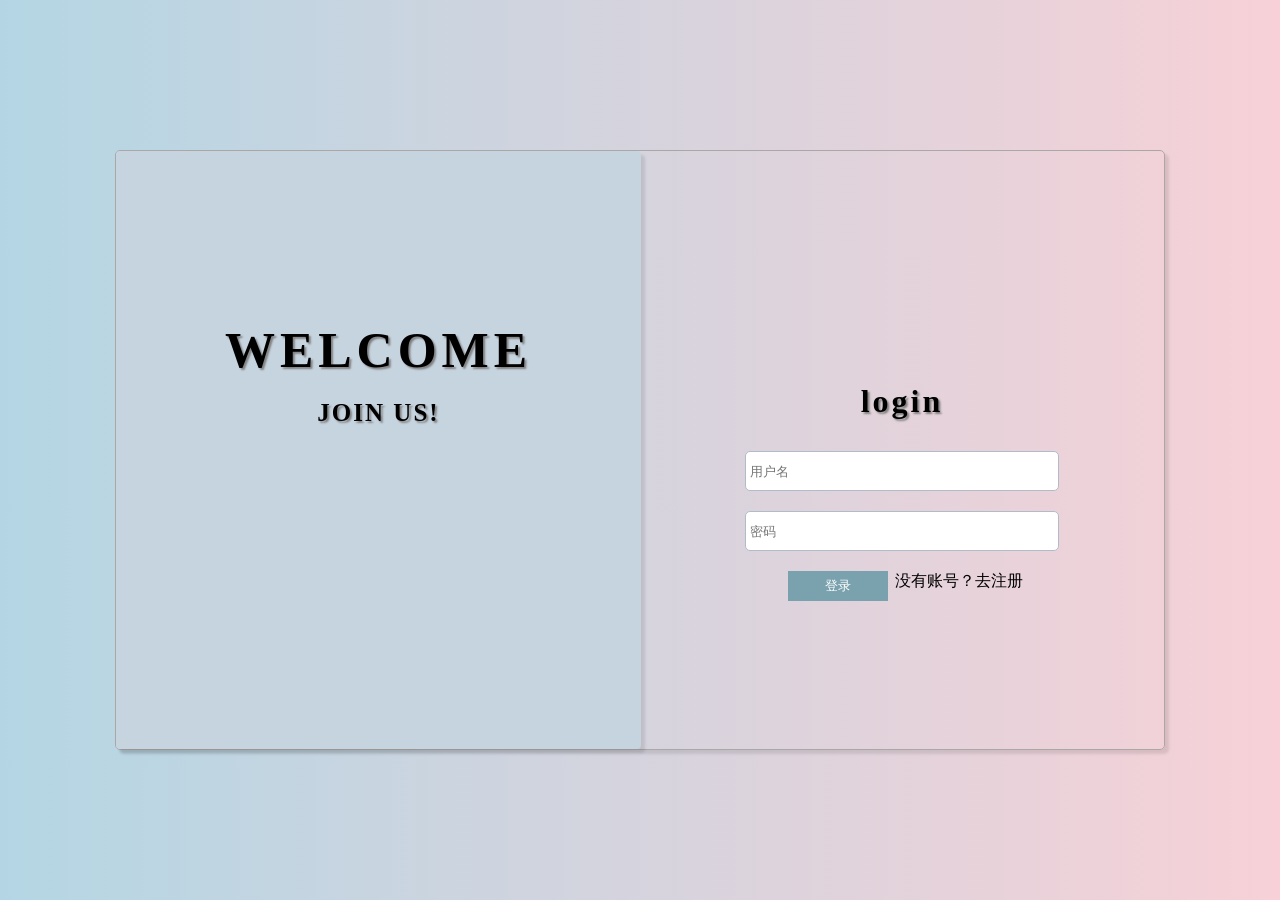
<file: 登陆注册/index.html>
<!DOCTYPE html>
<html lang="en">
<head>
  <meta charset="UTF-8">
  <meta name="viewport" content="width=device-width, initial-scale=1.0">
  <title>Document</title>
  <link rel="stylesheet" href="./css/index.css">
  <script src="https://code.jquery.com/jquery-3.6.0.min.js"></script>
</head>
<body>
  <div class="container">
    <div class="pre-box">
      <h1>WELCOME</h1>
      <p>JOIN US!</p>
      
    </div>
    <div class="zhuce">
      <div class="title-box">
        <h1>register</h1>
       </div>
       <div class="input-box">
        <input type="text" placeholder="用户名">
        <input type="text" placeholder="密码">
        <input type="text" placeholder="确认密码">
       </div>
      <div class="btn-box">
        <button>登录</button>
        <!-- onclick="mySwitch()" 是一段 HTML 中的事件处理代码，它用于为 HTML 元素添加点击事件。当该元素被点击时，会调用名为 mySwitch 的 JavaScript 函数。 -->
        <p onclick="mySwitch()">已有账号？去登录</p>
      </div>
    </div>
    <div class="denglu">
     <div class="title-box">
      <h1>login</h1>
     </div>
     <div class="input-box">
      <input type="text" placeholder="用户名">
      <input type="text" placeholder="密码">
     </div>
    <div class="btn-box">
      <button>登录</button>
      <p onclick="mySwitch()">没有账号？去注册</p>
    </div>
    </div>
  </div>
  <script>
    /*1
    let flag=true
    const mySwitch=()=>{
      if(flag){
        $(".pre-box").css("transform","translateX(100%)")
        $(".pre-box").css("background-color","#e7d2da")
       
        
      }
      else{
        $(".pre-box").css("transform","translateX(0%)")
        $(".pre-box").css("background-color","#c9d4df")
      }
      flag=!flag
    }*/

    let flag = true;
        const mySwitch = () => {
            const preBox = document.querySelector('.pre-box');
            if (flag) {
                preBox.style.transform = 'translateX(100%)';
                preBox.style.backgroundColor = '#dcd2dc';
            } else {
                preBox.style.transform = 'translateX(0%)';
                preBox.style.backgroundColor = '#c9d4df';
            }
            flag = !flag;
        };
        //3
        /*
        const preBox = document.querySelector('.pre-box');
        console.log(preBox);
        
        const bbp=document.querySelectorAll('.btn-box p')
        bbp[0].addEventListener('click',function(){
          preBox.style.transform='translateX(100%)'
          preBox.style.backgroundColor = '#dcd2dc';
        })
        bbp[1].addEventListener('click',function(){
          preBox.style.transform='translateX(0%)'
          preBox.style.backgroundColor = '#c9d4df';
        })*/
  </script>
</body>
</html>
</file>
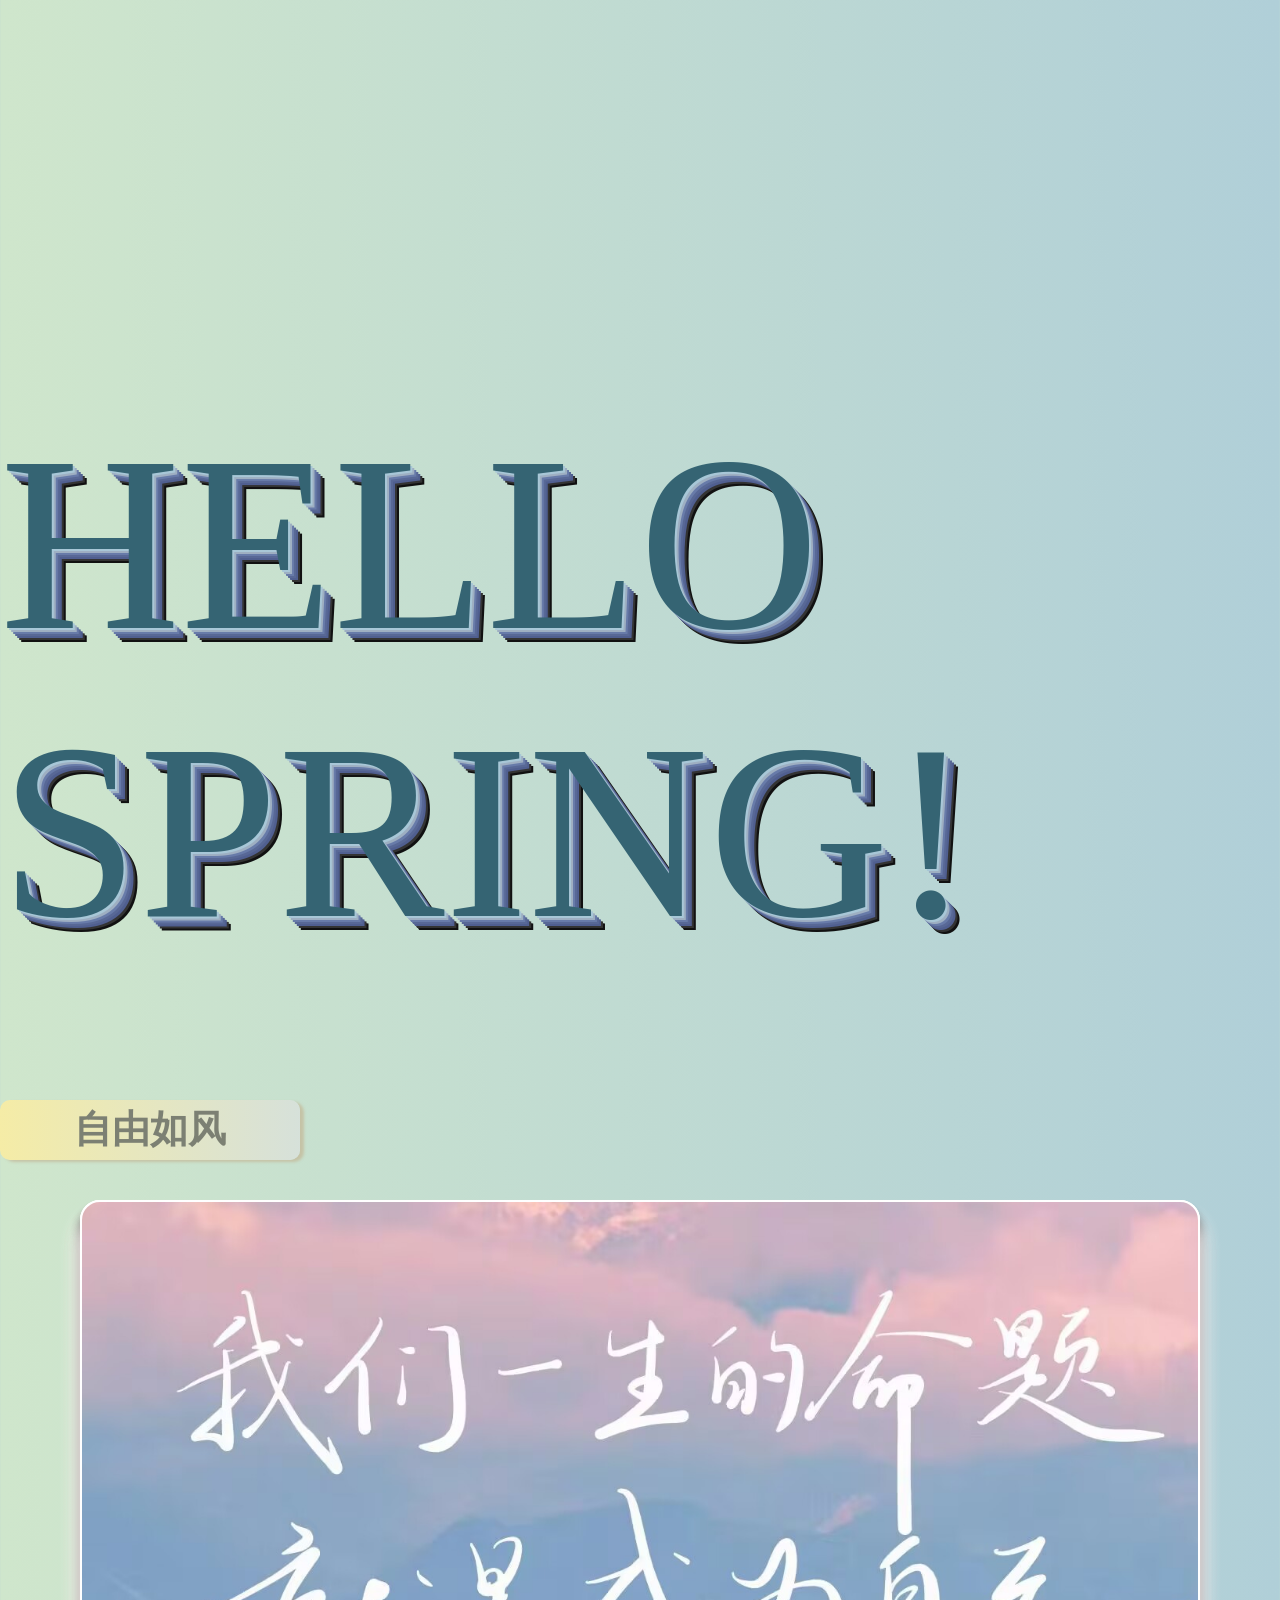
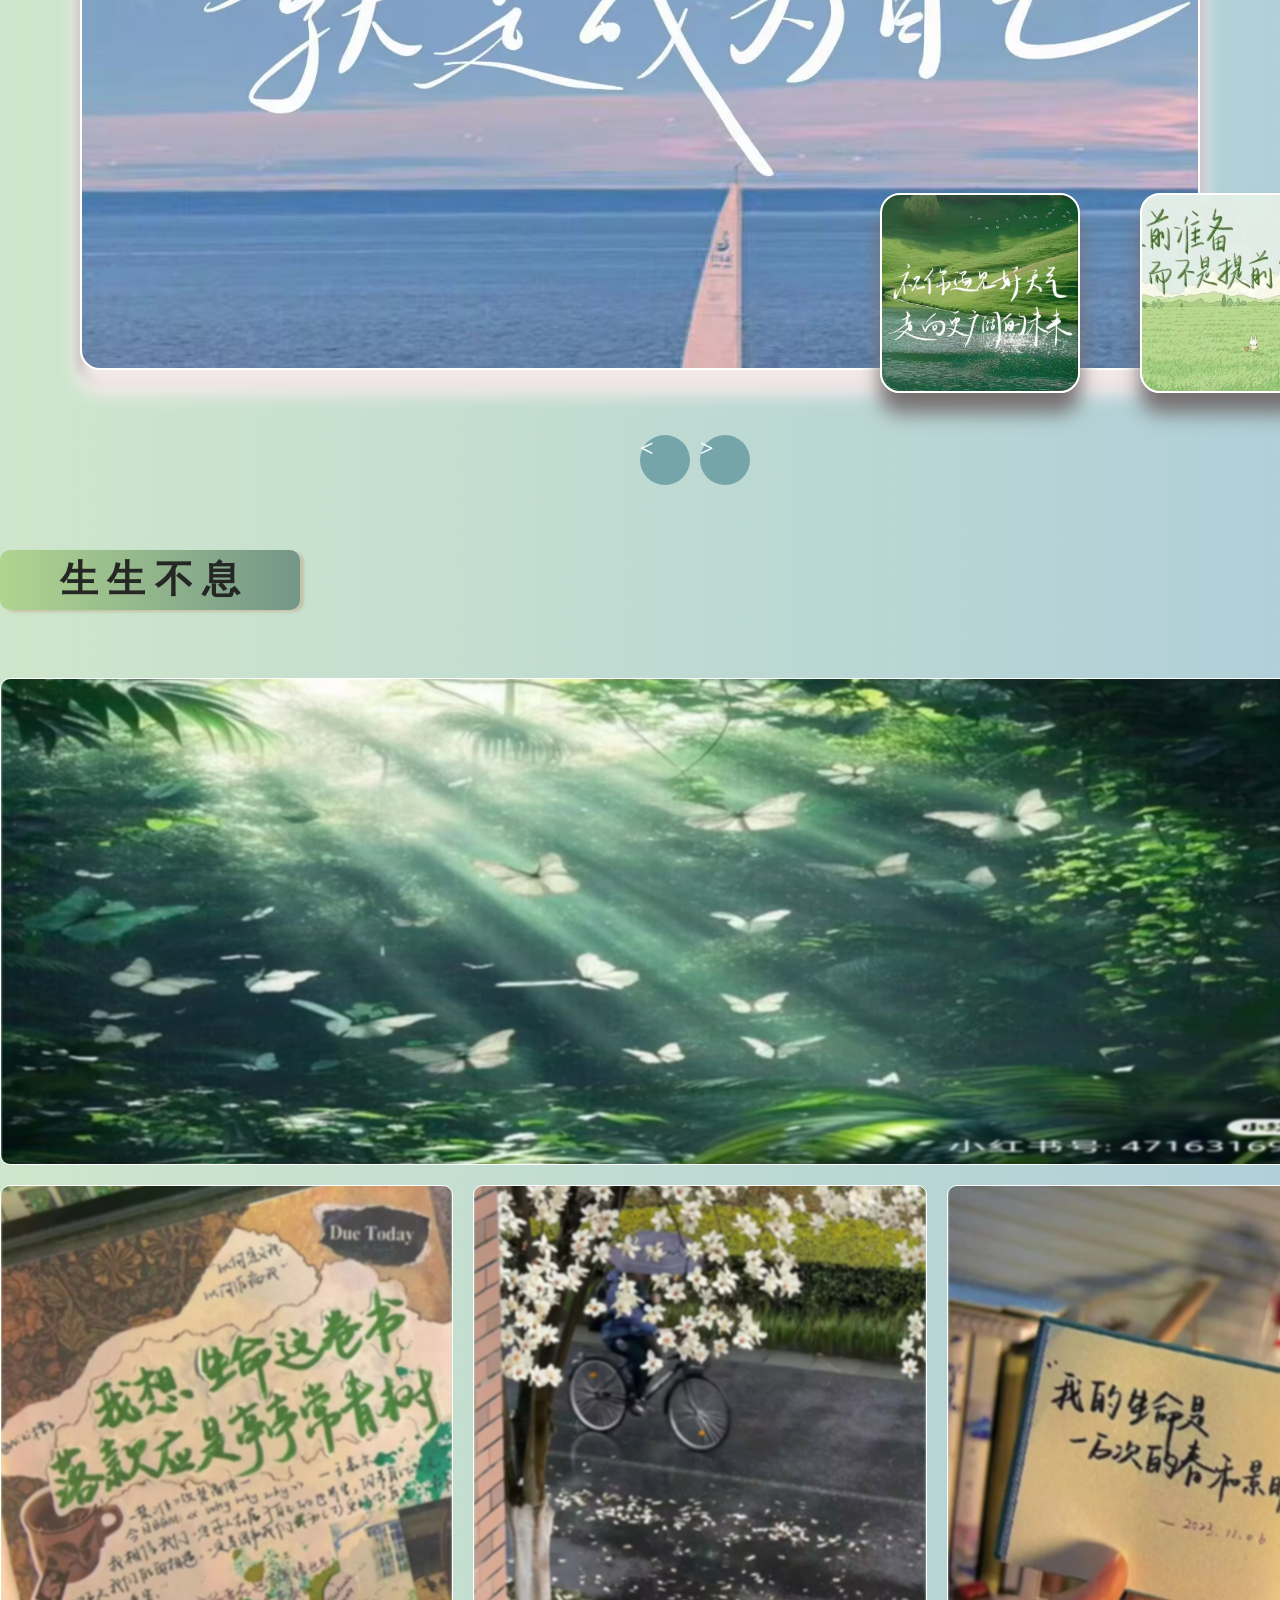
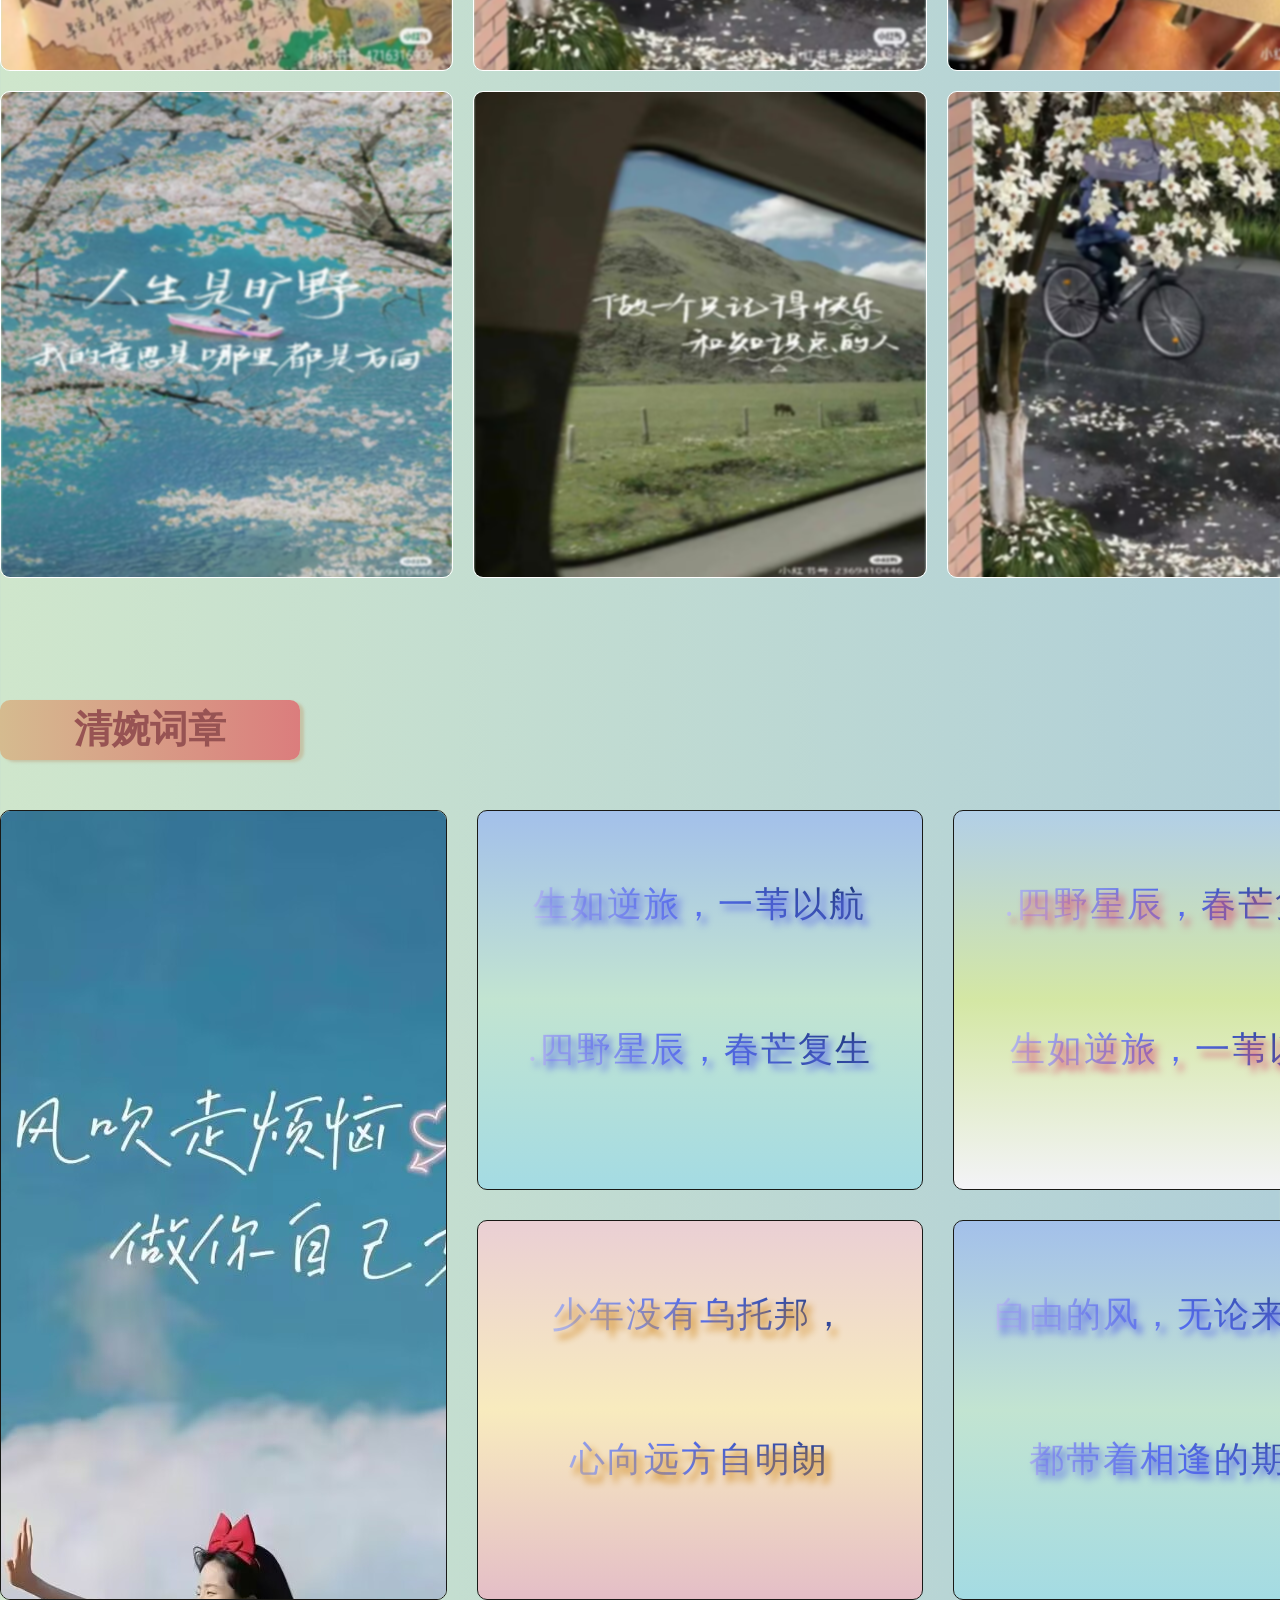
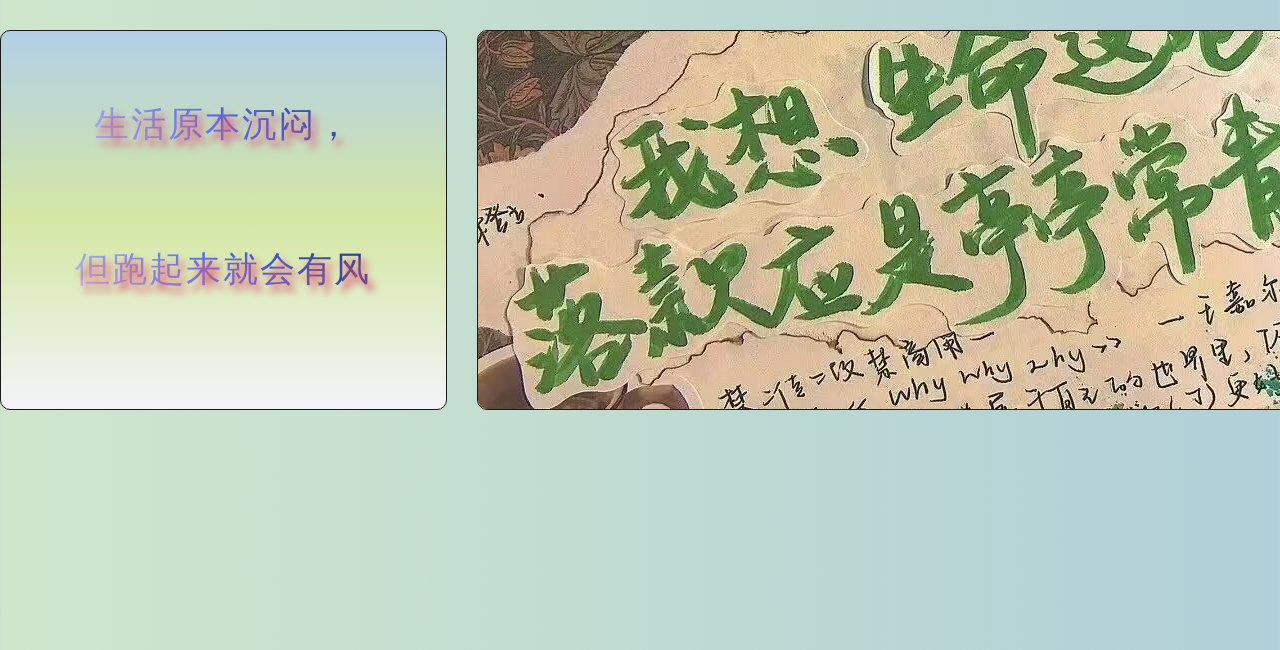
<file: index网页2.html>
<!DOCTYPE html>
<html lang="en">
<head>
  <meta charset="UTF-8">
  <meta name="viewport" content="width=device-width, initial-scale=1.0">
  <title>Document</title>
  <link rel="stylesheet" href="./css网页2/index网页2.css">
</head>
<body>
  <!-- 导航栏 -->
  <div class="nav">
    
   
    <div class="search">
      <input type="text">
    <button>搜索</button>
    
    </div>
    <div class="caidan">
      <button>菜 单</button>
      <div class="xiala">
        <ul>
      
          <li><a href="./index网页2.html">首页</a></li>
          <li><a href="./文字页面.html">散文</a></li>
          <li><a href="./作者页面.html">作者</a></li>
          <li><a href="../登陆注册/index.html">登录注册</a></li>
        </ul>
      </div>
    </div>
  </div>
  <!-- 一张大图 -->
   <div class="start-image">
    <p>HELLO SPRING!</p>
    <!-- <img src="../网页 寻春/images/你好 春天.jpg" alt=""> -->
   </div>
   <!-- 轮播图 -->

   <div class="container1 target-element slide-in">
    <div class="name"><h2>自由如风</h2></div>
    <br>
    <div class="slider">
    
      <div class="box" style="background-image: url('./images网页2/1.jpg');"></div>
      <div class="box" style="background-image: url('./images网页2/2.jpg');"></div>
      <div class="box" style="background-image: url('./images网页2/3.jpg');"></div>
      <div class="box" style="background-image: url('./images网页2/4.jpg');"></div>
      <div class="box" style="background-image: url('./images网页2/5.jpg');"></div>
    </div>
  </div>
  <div class="buttons">
    <span class="prev">&lt;</span>
    <span class="next">&gt;</span>
  </div>
  
<div class="container2 target-element slide-in">
  
<div class="name">
  <h2>生 生 不 息</h2>
</div>


<br>
<div class="life">
  
<div class="item one"><img src="./images网页2/2-1.jpg" alt="">
</div>
<!-- <div class="item"></div> -->
<!-- <div class="item"></div> -->
<div class="item "><img src="./images网页2/2-2.jpg" alt=""><div class="word">
  你寻觅自由的羽翼, 无惧风雨阻前程,
  <br> 梦里尽是星河阔
  我如野草般顽强生长，
  <br>自己便是那明亮的月亮，
  <br>从不为那掺杂瑕疵的爱而低头，
  <br>自由是我坚守的信仰
</div></div>
<div class="item"><img src="./images网页2/2-3.jpg" alt="">
  <div class="word">
    你寻觅自由的羽翼, 无惧风雨阻前程,
    <br> 梦里尽是星河阔我如野草般顽强生长，
    <br>自己便是那明亮的月亮，
    <br>从不为那掺杂瑕疵的爱而低头，
    <br>自由是我坚守的信仰
  </div></div>
<div class="item"><img src="./images网页2/2-4.jpg" alt="">
  <div class="word">
    你寻觅自由的羽翼, 无惧风雨阻前程,
    <br> 梦里尽是星河阔
    我如野草般顽强生长，
  <br>自己便是那明亮的月亮，
  <br>从不为那掺杂瑕疵的爱而低头，
  <br>自由是我坚守的信仰
  </div></div>
<div class="item"><img src="./images网页2/2-5.jpg" alt=""><div class="word">
  你寻觅自由的羽翼, 无惧风雨阻前程,
  <br> 梦里尽是星河阔
  我如野草般顽强生长，
  <br>自己便是那明亮的月亮，
  <br>从不为那掺杂瑕疵的爱而低头，
  <br>自由是我坚守的信仰
</div></div>
<div class="item"><img src="./images网页2/2-6.jpg" alt=""><div class="word">
  你寻觅自由的羽翼, 无惧风雨阻前程,
  <br> 梦里尽是星河阔
  我如野草般顽强生长，
  <br>自己便是那明亮的月亮，
  <br>从不为那掺杂瑕疵的爱而低头，
  <br>自由是我坚守的信仰
</div></div>
<div class="item"><img src="./images网页2/2-3.jpg" alt=""><div class="word">
  你寻觅自由的羽翼, 无惧风雨阻前程,
  <br> 梦里尽是星河阔
  我如野草般顽强生长，
  <br>自己便是那明亮的月亮，
  <br>从不为那掺杂瑕疵的爱而低头，
  <br>自由是我坚守的信仰
</div></div>
</div>


</div>
<div class="bigpopup">
  <div class="popup">
    <span class="closePopup">&times;</span>
  
  </div>
</div>

<div class="container3">
  <div class="name"><h2>清婉词章</h2></div>
  <div class="part3">
    <div class="item1 tone">
      <img src="./images网页2/1.jpg" alt="">
    </div>
  <div class="item1">
      <p>生如逆旅，一苇以航</p>
      <p>.四野星辰，春芒复生</p>
   </div>
  <div class="item1">
    <p>.四野星辰，春芒复生</p>
    <p>生如逆旅，一苇以航</p>
  </div>
  <!-- <div class="item1"></div> -->
  <div class="item1"><p>少年没有乌托邦，</p>
  <p>心向远方自明朗</p></div>
  <div class="item1"><p>自由的风，无论来去，</p>
  <p>都带着相逢的期许</p></div>
  <div class="item1"> <p>生活原本沉闷，</p>
  <p>但跑起来就会有风</p></div>
  <div class="item1 two"><img src="./images网页2/2-2.jpg" alt=""></div>
  <!-- <div class="item1">
    
  </div> -->
  </div>
</div>

  <script src="./script/script.js"></script>
</body>
</html>
</file>
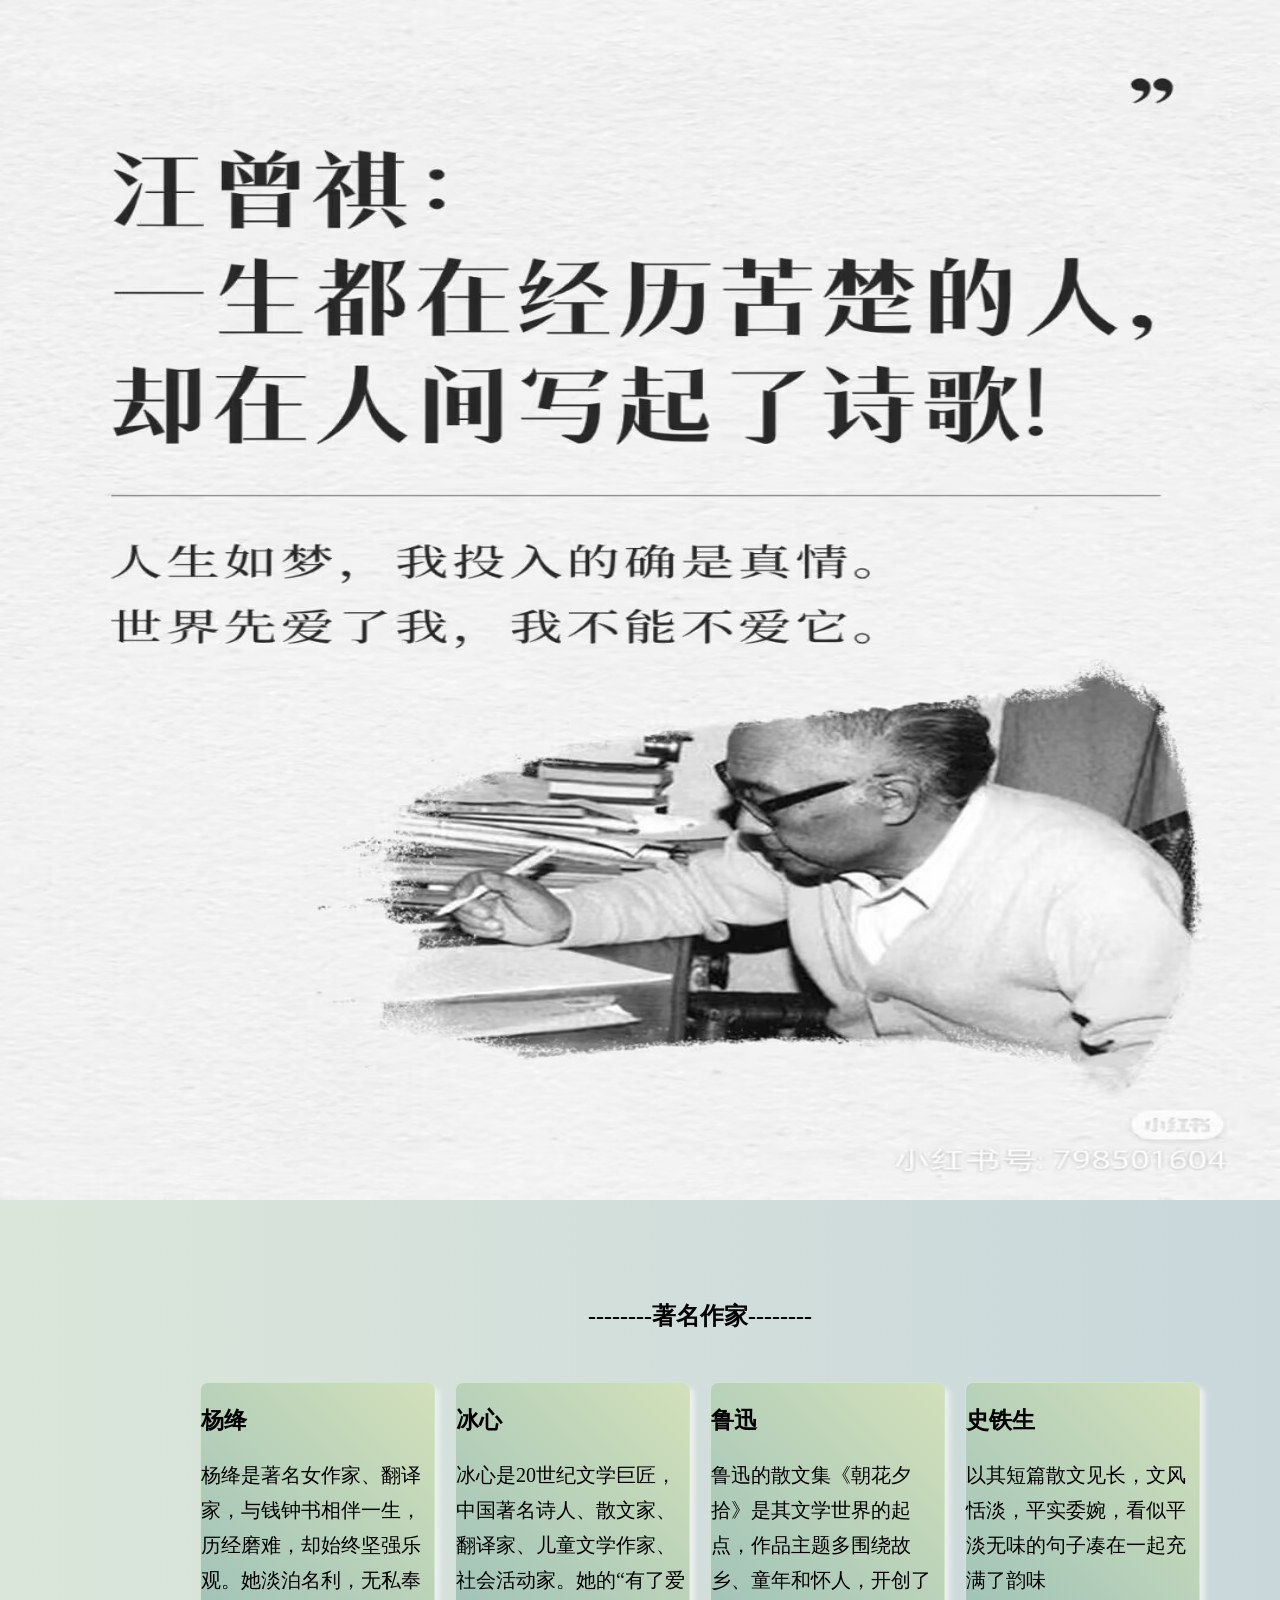
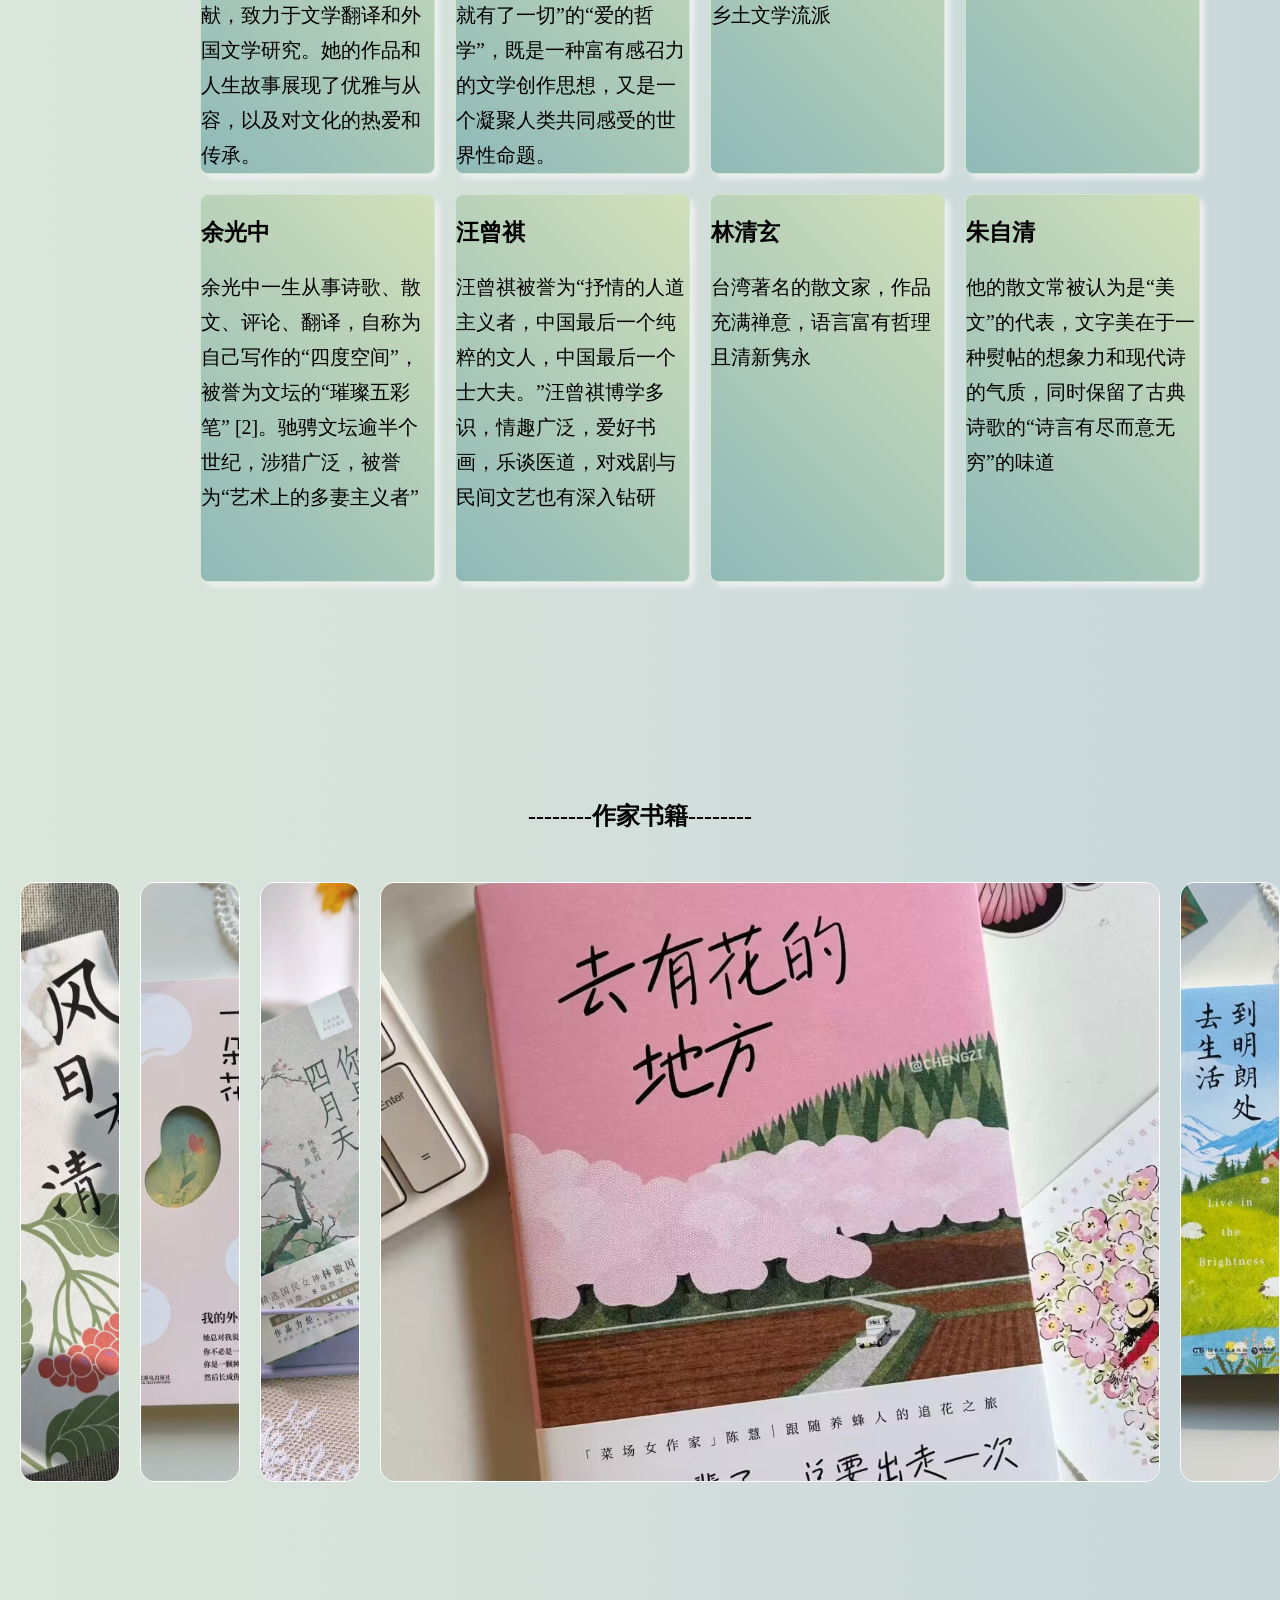
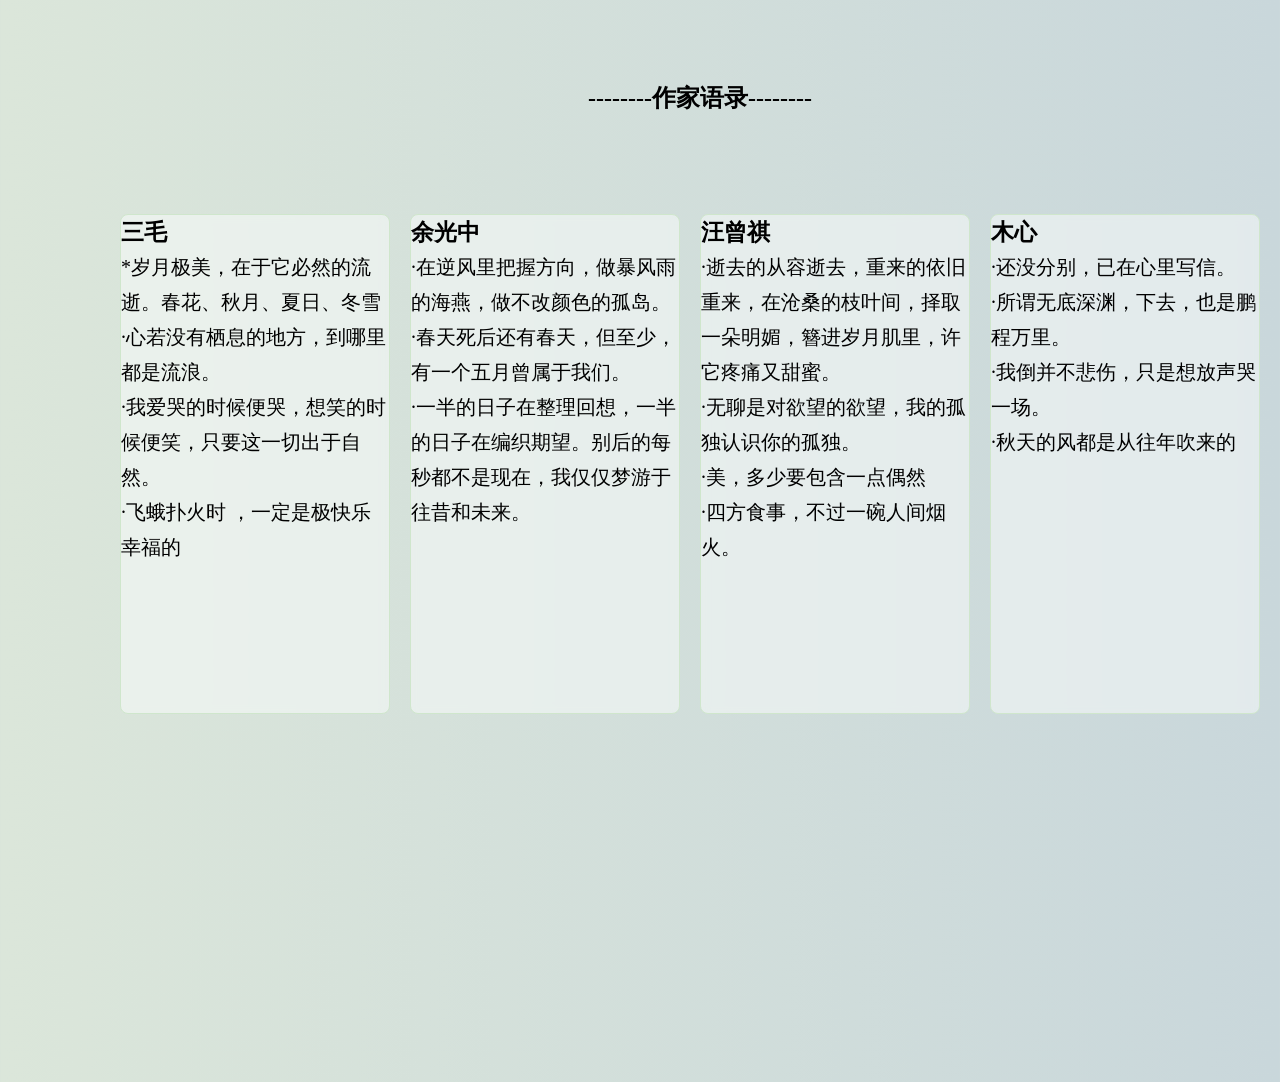
<file: 作者页面.html>
<!DOCTYPE html>
<html lang="en">
<head>
  <meta charset="UTF-8">
  <meta name="viewport" content="width=device-width, initial-scale=1.0">
  <title>Document</title>
  <link rel="stylesheet" href="./css网页2/作者.css">
</head>
<body>
   <!-- 导航栏 -->
   <div class="nav">
    
   
    <div class="search">
      <input type="text">
    <button>搜索</button>
    
    </div>
    <div class="caidan">
      <button>菜 单</button>
      <div class="xiala">
        <ul>
      
          <li><a href="./index网页2.html">首页</a></li>
          <li><a href="./文字页面.html">散文</a></li>
          <li><a href="./作者页面.html">作者</a></li>
          <li><a href="../登陆注册/index.html">登录注册</a></li>
        </ul>
      </div>
    </div>
  </div>
  <div class="container1">
    <img src="./images网页2/汪曾祺.jpg" alt="">
  </div>
  <div class="container2">
    <div class="title"><h2>--------著名作家--------</h2></div>
    <div class="content2">
      <div class="writer">
        <h3>杨绛</h3>
        <p>杨绛是著名女作家、翻译家，与钱钟书相伴一生，历经磨难，却始终坚强乐观。她淡泊名利，无私奉献，致力于文学翻译和外国文学研究。她的作品和人生故事展现了优雅与从容，以及对文化的热爱和传承。</p>
      </div>
      <div class="writer"><h3>冰心</h3>
      <p>冰心是20世纪文学巨匠，中国著名诗人、散文家、翻译家、儿童文学作家、社会活动家。她的“有了爱就有了一切”的“爱的哲学”，既是一种富有感召力的文学创作思想，又是一个凝聚人类共同感受的世界性命题。</p>
    </div>
      <div class="writer"><h3>鲁迅</h3>
      <p>鲁迅的散文集《朝花夕拾》是其文学世界的起点，作品主题多围绕故乡、童年和怀人，开创了乡土文学流派</p></div>
      <div class="writer"><h3>史铁生</h3>
      <p>以其短篇散文见长，文风恬淡，平实委婉，看似平淡无味的句子凑在一起充满了韵味</p></div>
      <div class="writer"><h3>余光中</h3>
      <p>余光中一生从事诗歌、散文、评论、翻译，自称为自己写作的“四度空间”，被誉为文坛的“璀璨五彩笔” [2]。驰骋文坛逾半个世纪，涉猎广泛，被誉为“艺术上的多妻主义者” </p></div>
      <div class="writer"><h3>汪曾祺</h3>
      <p>汪曾祺被誉为“抒情的人道主义者，中国最后一个纯粹的文人，中国最后一个士大夫。”汪曾祺博学多识，情趣广泛，爱好书画，乐谈医道，对戏剧与民间文艺也有深入钻研</p></div>
      <div class="writer"><h3>林清玄</h3>
      <p>台湾著名的散文家，作品充满禅意，语言富有哲理且清新隽永</p></div>
      <div class="writer"><h3>朱自清</h3>
      <p>他的散文常被认为是“美文”的代表，文字美在于一种熨帖的想象力和现代诗的气质，同时保留了古典诗歌的“诗言有尽而意无穷”的味道</p></div>
    </div>
  </div>
  <!-- <div class="container2 differ"> -->
    <div class="title"> <h2>--------作家书籍--------</h2></div>
    <div class="accordion">
     
      <img src="./images网页2/书籍2-1.jpg" alt="Image 1">
      <img src="./images网页2/书籍2-2.jpg" alt="Image 2">
      <img src="./images网页2/书籍2-3.jpg" alt="Image 3">
      <img src="./images网页2/书籍2-4.jpg" alt="Image 4">
      <img src="./images网页2/书籍2-5.jpg" alt="Image 1">
      <img src="./images网页2/书籍2-6.jpg" alt="Image 2">
    </div>
    <!-- </div> -->
    <div class="container2 ">
    <div class="title"><h2>--------作家语录--------</h2></div>
    <div class="content3">
      <div class="writer2">
        <h3>三毛</h3>
        <p>*岁月极美，在于它必然的流逝。春花、秋月、夏日、冬雪</p>

          <p>·心若没有栖息的地方，到哪里都是流浪。</p>
          
          <p>·我爱哭的时候便哭，想笑的时候便笑，只要这一切出于自然。</p>
          
          <p>·飞蛾扑火时 ，一定是极快乐幸福的</p>
      </div>
     
      <div class="writer2"><h3>余光中</h3>
      <p>·在逆风里把握方向，做暴风雨的海燕，做不改颜色的孤岛。</p>

        <p>·春天死后还有春天，但至少，有一个五月曾属于我们。</p>
        
        <p>·一半的日子在整理回想，一半的日子在编织期望。别后的每秒都不是现在，我仅仅梦游于往昔和未来。</p> </div>
      <div class="writer2"><h3>汪曾祺</h3>

        <p>·逝去的从容逝去，重来的依旧重来，在沧桑的枝叶间，择取一朵明媚，簪进岁月肌里，许它疼痛又甜蜜。</p>
        
        <p>·无聊是对欲望的欲望，我的孤独认识你的孤独。</p>
        
        <p>·美，多少要包含一点偶然</p>
        
        <p>·四方食事，不过一碗人间烟火。</p></div>
      <div class="writer2"><h3>木心</h3>
      <p>·还没分别，已在心里写信。</p>

        <p>·所谓无底深渊，下去，也是鹏程万里。</p>
        
        <p>·我倒并不悲伤，只是想放声哭一场。</p>
        
        <p>·秋天的风都是从往年吹来的</p></div>
     
    </div>
  </div>
  
<script src="./script/作者.js"></script>
</body>
</html>
</file>
<file: 登陆注册/css/index.css>
*{
  margin: 0;
  padding: 0;
  box-sizing: border-box;
}
input{
  /* 去除获得焦点时的轮廓线 */
  outline: none;
}
html,body{
  height: 100%;
}
body{
  display: flex;
  background: linear-gradient(to right,rgb(180, 214, 228),rgb(247,209,215));
}
.pre-box{
  width: calc(1050px/2);
  height: 100%;
  left: 0;
  top: 0;
  position: absolute;
  border-radius: 4px;
  box-shadow: 4px 4px 3px rgba(0,0,0,.1);
  background-color: #c6d4e0;
  transition: 0.5s ease-in-out;
  transform: translateX(0);
}
.pre-box h1{
  font-size: 50px;
  text-align: center;
  text-shadow: 2px 2px 2px gray;
  /* 字间距 */
  letter-spacing: 5px;
  margin-top: 170px;
}
.pre-box p{
  font-size: 25px;
  text-align: center;
  text-shadow: 2px 2px 2px gray;
  font-weight: bold;
  letter-spacing: 2px;
  margin: 20px 0;
}
.btn-box p:hover{
  color: aliceblue;
}
/*
.img-box{
width: 200px;
height: 200px;
border-radius: 50%;
overflow: hidden;
box-shadow: 2px 2px 2px #262424;
margin: 0 auto;
}
*/
.container{
  position: relative;
  width: 1050px;
  height: 600px;
  display: flex;
  /* background-color: #fff; */
  margin: auto;
  border-radius: 5px;
  border: 1px solid #aca7a7;
  box-shadow: 4px 4px 3px rgba(0,0,0,.1);
}
@media  screen and (max-width:1000px) {
  .container{
    width: 800px;
  }
  .pre-box{
    width: calc(800px/2);
  }
}
@media  screen and (max-width:650px) {
  .container{
    width: 500px;
  }
  .pre-box{
    width: calc(500px);
  }
}
.denglu,.zhuce{
  flex: 1;
  height: 100%;
}
.title-box{
height: 300px;
line-height: 500px;
}
.title-box h1{
  text-align: center;
  /*  */
  letter-spacing: 3px;
  text-shadow: 2px 2px 2px gray;

}
.input-box{
  display: flex;
  /* 列排 */
  flex-direction: column;
  align-items: center;
}
input{
  width: 60%;
  height: 40px;
  margin-bottom: 20px;
  /*  */
  text-indent: 4px;
  border: 1px solid #b0bdc8;
  border-radius: 5px;
  
}
input:focus{
  color: rgb(165, 188, 188);
}
input:focus::placeholder{
  opacity: 0;
}
.btn-box{
  display: flex;
  justify-content: center;
  cursor: pointer;
}
button{
  width: 100px;
  height: 30px;
  line-height: 30px;
  margin: 0 7px;
  /*  */
  border: none;
  background-color: #7aa2ae;
  color: white;
}
button:hover{
  cursor: pointer;
  opacity: .8;
}
</file>
<file: css网页2/index网页2.css>
*{
  padding: 0;
  margin: 0;
  box-sizing: border-box;
}
/* 清除浮动带来的影响 */
.clearfix::before,.clearfix::after{
  content: "";
  display: table;
  
}
.clearfix::after{
  clear: both;
}
body{
  background: linear-gradient(90deg, #cfe6cc,#b0cfd8);
}
/* 导航栏 */
.nav{
  float: left;
  
  height: 80px;
  background: linear-gradient(to right,#b8dce3,#9dbabb);
 
  width: 100%;
  position: fixed;
  top: 0;
  left: 0;
  z-index: -1;
  opacity: 0;
  /* 隐藏 */
  transition: all 0.5s;
}
/* 显示 */
.show{
  opacity: 1;
  z-index: 5;
}

.nav li{
  float: left;
  margin-right: 50px;
  margin-left: 50px;
  list-style: none;
  transition: all 0.5s ease-in-out;
  }
  .nav li:first-child{
    margin-left: 200px;
  }
  .nav li a{
    display: block;
    padding: 0 9px;
    /* border-bottom: 2px solid #00a4f0; */
    height: 70px;
    line-height: 80px;
    font-size: 22px;
    color: black;
    text-decoration: none;
    font-family: 仿宋;
  }
  .nav li a:hover{
    border-bottom: 2px solid #949b95; 
  }
/* 搜索框 */
.nav .search{
  width: 50px;
  height: 50px;
  border-radius: 40px;
  /* border: 1px solid #3a96bd; */
  position: absolute;
  display: flex;
  align-items: center;
  justify-content: center;
 top: 20%;
 left: 80%;
 /* transform: translate(-50%,-59%); */
 /* background-color: #a3b9d6; */
 transition: 0.5s ease-in-out;
 overflow: hidden;
}
.nav .search:hover{
  width: 250px;
  height: 50px;
}
.nav .search:focus{
  width: 250px;
  height: 50px;
}
.nav input{
  width: 0px;
  height: 0px;
  border: none;
outline: none;
transition: 0.5s ease-in-out;
background-color: #cedaea;
/* border-radius: 20px; */
}
.nav .search:hover input{
  width: 200px;
  height: 35px;
}
.nav .search:hover button{
  width: 40px;
  height: 35px;
  border-radius: 0%;
  font-size: 15px;
  transition: 0.5s ease-in-out;
}
.nav input:focus{
  color: rgb(165, 188, 188);
}
.nav .search button{
  width: 50px;
  height: 50px;
  border-radius: 40px;
  border: none;
  background-color: #b8dce3;
  font-family: 仿宋;
  font-size: 15px;
  transition: 1s ease-in-out;
  /* display: none; */
}

.caidan button{
  width: 100px;
  height: 50px;
  border: none;
  display: none;
  margin-top: 15px;
  margin-right: 50px;
  background-color: #8fb9b8;
}


@media  screen and (max-width:1200px) {
  .nav .search{
     display: none;
   }
  }
   @media  screen and (max-width:970px) {
    .nav li{
      margin-right: 25px;
  margin-left: 25px;
    }
    .nav li:first-child{
      margin-left: calc(15%);
    }

   }
  
  @media screen and (max-width:620px) {
    .caidan button{
      display: block;
      float: right;
    }
    .nav li{
      display: none;
    }
  }
  /* 你好春天 */
.start-image{
  width: 100%;
  height: 800px;
}
.start-image p{
  display: flex;
  justify-content: center;
  align-items: center;
  margin-top: 250px;
  color: #356473;
  /* color: rgb(34, 132, 47); */
  font-size: 250px;
  font-family: 仿宋;
  text-shadow: 2px 2px 0px #a8c7d7,
  4px 4px 0px #9eafc2,
  6px 6px 0px #687ba9,
  8px 8px 0px #586896,
  10px 10px 0px #505f90,
  12px 12px 0px #333,
  14px 14px 0px #111;
  transition: all 2s;
  /* transform: skew(40deg) rotate(-10deg) rotateX(50deg); */
}
  /* 轮播图 */
  /* 轮播图大盒子容器 */
.container1{
  
  width: 1400px;
  height: 1000px;
  margin: 0 auto;
  background-repeat: no-repeat;
  position: relative;
overflow: hidden;
display: flex;
/* opacity: 0; */

}
/* 文字 */
 .name{
  width: 300px;
  height: 60px;
  border-radius: 10px;
  line-height: 60px;
  font-size: 25px;
  /* margin: left 10px;  */
  margin-bottom: 50px;
  margin-top: 50px;
  text-align: center;
  color: #7c8073;
  font-family: 仿宋;
  background: linear-gradient(to right,#f5eca6,#ccddeb,#ebc9d9,#dee8ca,#dae6bb,#ccddeb,#f5eca6);
      background-size: 800%;
      box-shadow: 4px 2px 3px #c5c3a6;
      transition:0.3s box-shadow ;
  /* line-height: 50px; */
}
.name:hover{
 
      box-shadow: 10px 10px 10px #c5c3a6;
}
/* 大图 */
.slider{
position: absolute;
inset: 150px 200px 80px 80px;

border-radius: 20px;
box-shadow: 0 10px 10px #201e1e;

}
/* 小图 */
.box{
position: absolute;
top: 90%;
transform: translateY(-50%);
width: 200px;
height: 200px;

background-size: cover;
background-position: center;
border-radius: 20px;
transition: .5s;
box-shadow:0 20px 20px #757070;
border: 2px solid #fff;

}
/* 各个小图片 */
.box:nth-child(1),
.box:nth-child(2){
position: absolute;
top: 0;
left: 0;
width: 100%;
height: 100%;
transform: translateY(0);
box-shadow: 0 20px 20px #f3e9e9;
}
.box:nth-child(3){
left: calc(50% + 240px);
}
.box:nth-child(4){
left: calc(50% + 500px);
}
.box:nth-child(5){
left: calc(50% + 760px);
}
.box:nth-child(6){
left: calc(50% + 1020px);
opacity: 0;
}
/* 左右按钮 位置 */
.buttons{
position: relative;
margin-left:50%;

display: flex;
gap: 10px;

} 
/* 左右按钮样式 */
 .buttons span{
bottom: 15px;
position: relative;
width: 50px;
height: 50px;
background-color: #75a4a9;
cursor: pointer;
/* display: none; */
justify-content: center;
align-items: center;
border-radius: 50%;
color: #fff;
font-size: 24px;
font-weight: bold;
}
.buttons span:active{
opacity: 0.5;
}
.buttons span:hover{
background-color: #afcecf;
}

/* 滑动 */
.target-element {
 
  transform: translateY(50px);
  /* padding: 50px; */
  transition: transform 1.5s ease;
  opacity: 0;
}

.slide-in.active {
  transform: translateY(0);
  opacity: 1;
}

.container2{
  width: 1400px;
  height: 1700px;
  margin: 50px auto;
  /* display: flex; */
  

}
.container2 .name{
  background: linear-gradient(to right,#b0d58f,#749689);
  color: #252725;
}
.container2 .name:hover{
 
  box-shadow: 10px 10px 10px #191916;
}
.container2 .life{
  width: 1400px;
  height: 1500px;
  
  display: grid;
  grid-template-columns: repeat(3,1fr);
  grid-template-rows: repeat(3,1fr);
  gap: 20px;
}
.item{
  display: flex;
  position: relative;
  justify-content: center;
  align-items: center;
  border: 1px solid #fff;
  border-radius: 10px;
  overflow: hidden;
  transition: 1s all;
}
.item img{
  width: 100%;
  height: 500px;
  border-radius: 10px;
 filter: blur(1px);
 transition: all 0.5s;
}

.one{
  grid-column: span 3;
}

.item img:hover{
  transform: scale(1.5);
  filter: blur(0px);
}
.item .word{
  text-align: center;
  /* line-height: 70px; */
  position: absolute;
  width: 100%;
  height: 50%;
  /* display: none; */
  transform: translateY(100%);
  font-family: 仿宋;
  bottom: 0%;
  font-size: 20px;
  color: #e7e7e9;
  background-color: rgba(26, 23, 23, 0.5);
transition: all 1s;
}
.item:hover .word{
  display: flex;
  align-items: center;
  justify-content: center;
  transform: translateY(0%);
}

/* 弹框样式 */
.bigpopup{
  display: none;
  position: fixed;
  top: 0;
  left: 0;
  z-index: 1001;
  background-color: rgba(227, 240, 235, 0.7);
  width: 100vw;
  height: 100vh;
    /* 添加毛玻璃模糊效果 */
    backdrop-filter: blur(3px);
    -webkit-backdrop-filter: blur(5px);
    /* 兼容 Safari 浏览器 */
}
.popup {
  display: none;
  position: fixed;
  border-radius: 5%;
  /* border: 2px solid #141515; */
  top: 50%;
  left: 50%;
  transform: translate(-50%, -50%);
  width: 1000px;
  height: 900px;
  background-color: rgba(194, 170, 170, 0.7);
  justify-content: center;
  align-items: center;
  z-index: 1002;
 
 
}
/* 关闭按钮 */
.closePopup {
  position: absolute;
  top: 10px;
  right: 10px;
  font-size: 40px;
  color: rgb(59, 87, 14);
  cursor: pointer;
  
}
.closePopup:hover{
  color: rgb(32, 149, 131);
}

.container3{
  width: 1400px;
  height: 1500px;
  margin: 50px auto;
  /* background-color: #fff; */
}
.container3 .part3{
  width: 1400px;
  height: 1200px;
  display: grid;
  grid-template-columns: repeat(3,1fr);
  grid-template-rows: repeat(3,1fr);
  gap: 30px;
}
.item1{
  /* display: flex;
  justify-content: center;
  align-items: center;  */
  border: 1px solid #fff;
  border-radius: 10px;
  overflow: hidden;
  transition: 1s all;
  border: 1px solid #191916;
  background-size: 400%;
  letter-spacing: 2px;
  transition: all 1s;
}
.item1:nth-child(3n){
  text-shadow: 5px 7px 7px #d85475;
  background: linear-gradient(#b2cfe7,#d4e7a4,#f3f3f7);
}
.item1:nth-child(3n+1){
  text-shadow: 5px 7px 7px #cf8515;
  background: linear-gradient(#eacfd4,#f8ebbe,#e4bec7);
}
.item1:nth-child(3n+2){
  text-shadow: 5px 5px 7px #5a69e8;
  background: linear-gradient(#a3c0ea,#c2e4d1,#a4dbe3);
}

.item1:nth-child(1),
.item1:nth-child(7){
  display: flex;
  justify-content: center;
  align-items: center; 
}
.container3 .name{
  background: linear-gradient(to right,#d5bb8f,#db7d7d);
  color: #975353;
}
.container3 .name:hover{
 
  box-shadow: 10px 10px 10px #c0564a;
}
.tone{
grid-row: span 2;
}
.two{
  grid-column: span 2;
}
.item1 p{
  display: block;
 font-size: 35px;
 text-align: center;
 margin-top: 10%;
 display: block;
 line-height: 100px;
 /* font-family: 仿宋; */
 /* 背景渐变 */
 background-image: linear-gradient(45deg,#f4edec,#526ced,#021939);
 /* 字体透明 */
 color: transparent;
 /* 背景剪裁为文本 */
 background-clip: text;
 
} 
.item1:hover{
  box-shadow: 8px 8px 8px rgba(0,0,0,0.3),
  -8px -8px 8px rgba(255,255,255,0.7)

}
</file>
<file: css网页2/作者.css>
*{
  padding: 0;
  margin: 0;
  box-sizing: border-box;
}
/* 清除浮动带来的影响 */
.clearfix::before,.clearfix::after{
  content: "";
  display: table;
  
}
.clearfix::after{
  clear: both;
}
body{
  background: linear-gradient(90deg, #dbe6da,#c9d7db);
}
/* 导航栏 */
.nav{
  float: left;
  
  height: 80px;
  background: linear-gradient(to right,#b8dce3,#9dbabb);
 
  width: 100%;
  position: fixed;
  top: 0;
  left: 0;
  z-index: -1;
  opacity: 0;
  /* 隐藏 */
  transition: all 0.5s;
}
/* 显示 */
.show{
  opacity: 1;
  z-index: 5;
}

.nav li{
  float: left;
  margin-right: 50px;
  margin-left: 50px;
  list-style: none;
  transition: all 0.5s ease-in-out;
  }
  .nav li:first-child{
    margin-left: 200px;
  }
  .nav li a{
    display: block;
    padding: 0 9px;
    /* border-bottom: 2px solid #00a4f0; */
    height: 70px;
    line-height: 80px;
    font-size: 22px;
    color: black;
    text-decoration: none;
    font-family: 仿宋;
  }
  .nav li a:hover{
    border-bottom: 2px solid #949b95; 
  }
/* 搜索框 */
.nav .search{
  width: 50px;
  height: 50px;
  border-radius: 40px;
  /* border: 1px solid #3a96bd; */
  position: absolute;
  display: flex;
  align-items: center;
  justify-content: center;
 top: 20%;
 left: 80%;
 /* transform: translate(-50%,-59%); */
 /* background-color: #a3b9d6; */
 transition: 0.5s ease-in-out;
 overflow: hidden;
}
.nav .search:hover{
  width: 250px;
  height: 50px;
}
.nav .search:focus{
  width: 250px;
  height: 50px;
}
.nav input{
  width: 0px;
  height: 0px;
  border: none;
outline: none;
transition: 0.5s ease-in-out;
background-color: #cedaea;
/* border-radius: 20px; */
}
.nav .search:hover input{
  width: 200px;
  height: 35px;
}
.nav .search:hover button{
  width: 40px;
  height: 35px;
  border-radius: 0%;
  font-size: 15px;
  transition: 0.5s ease-in-out;
}
.nav input:focus{
  color: rgb(165, 188, 188);
}
.nav .search button{
  width: 50px;
  height: 50px;
  border-radius: 40px;
  border: none;
  background-color: #b8dce3;
  font-family: 仿宋;
  font-size: 15px;
  transition: 1s ease-in-out;
  /* display: none; */
}
.caidan button{
  width: 100px;
  height: 50px;
  border: none;
  display: none;
  margin-top: 15px;
  margin-right: 50px;
  background-color: #8fb9b8;
}
@media  screen and (max-width:1200px) {
  .nav .search{
     display: none;
   }
  }
   @media  screen and (max-width:970px) {
    .nav li{
      margin-right: 25px;
  margin-left: 25px;
    }
    .nav li:first-child{
      margin-left: calc(15%);
    }

   }
  
  @media screen and (max-width:620px) {
    .caidan button{
      display: block;
      float: right;
    }
    .nav li{
      display: none;
    }
  }
  
.container1{
  
  width: 100%;
  height: 1200px;
  margin: 0 auto;
  background-repeat: no-repeat;
  position: relative;
overflow: hidden;
display: flex;
/* opacity: 0; */

}
.container1 img{
  width: 100%;
}

@keyframes animate{
  from{
    background-position: 0%;
  }
  to{
    background-position: 800%;
  }
}


/* 滑动 */
.target-element {
 
  transform: translateY(50px);
  /* padding: 50px; */
  transition: transform 1.5s ease;
  opacity: 0;
}

.slide-in.active {
  transform: translateY(0);
  opacity: 1;
}
.container2{
  width: 1400px;
  height: 1000px;
  margin: 0 auto;
  /* display: flex;
  justify-content: center;
  align-items: center;*/
} 
.title{
  margin-top: 100px;
  display: flex;
  justify-content: center;
  align-items: center;
  
}
.content2{
  margin: auto;
  margin-top: 50px;
  width: 1000px;
  height: 800px;
  /* background-color: #fff; */
  display: grid;
  grid-template-columns: repeat(4,1fr);
  grid-template-rows: repeat(2,1fr);
  gap: 20px;
}

.writer{
 border: 1px solid #cfe6cc;
 border-radius: 8px;
  font-size: 20px;
  line-height: 35px;
  font-family: 仿宋;
  background: linear-gradient(45deg,#8fb9b8,#d2e0ba);
  /* background: linear-gradient(to right,#dbe9dc#d4ead5,#92c296); */
  box-shadow: 5px 5px 5px #eceef0;
  transition: all 0.5s;
 
}
.writer:hover{
  background: linear-gradient(45deg,#dbf3f5,#dbf3f5,#8d94ad);
  color: #921a36;
  box-shadow: 12px 12px 12px #111213;
  /* font-size: 25px; */
}
.writer h3{
margin: 20px auto;
}
.content3{
  margin:100px auto;
 
  width: 1200px;
  height: 500px;
  /* background-color: #fff; */
  display: flex;
 
}
.content3 .writer2{
  width: 270px;
  height: 500px;
  margin-left: 20px;
  background-color: rgba(251, 253, 253, 0.5);
/* 添加毛玻璃模糊效果 */
backdrop-filter: blur(5px);
-webkit-backdrop-filter: blur(5px);
/* 兼容 Safari 浏览器 */
border: 1px solid #cfe6cc;
 border-radius: 8px;
  font-size: 20px;
  line-height: 35px;
  font-family: 仿宋;
}
/* 手风琴效果 */
 /* 容器样式 */

 .accordion {
  display: flex;
  width: 1400px;
  height: 700px;
  margin: 50px auto;
  /* overflow: hidden; */
}

/* 图片样式 */
.accordion img {
  width: 100px;
  height: 600px;
  margin-left: 20px;
  object-fit: cover;
  border-radius: 15px;
  transition: width .5s ease;
  border: 1px solid white;
}

/* 鼠标悬停时图片的样式 */
.accordion img:hover {
  width: 800px;
}
.accordion img:nth-child(4){
width: 800px;
}
</file>
